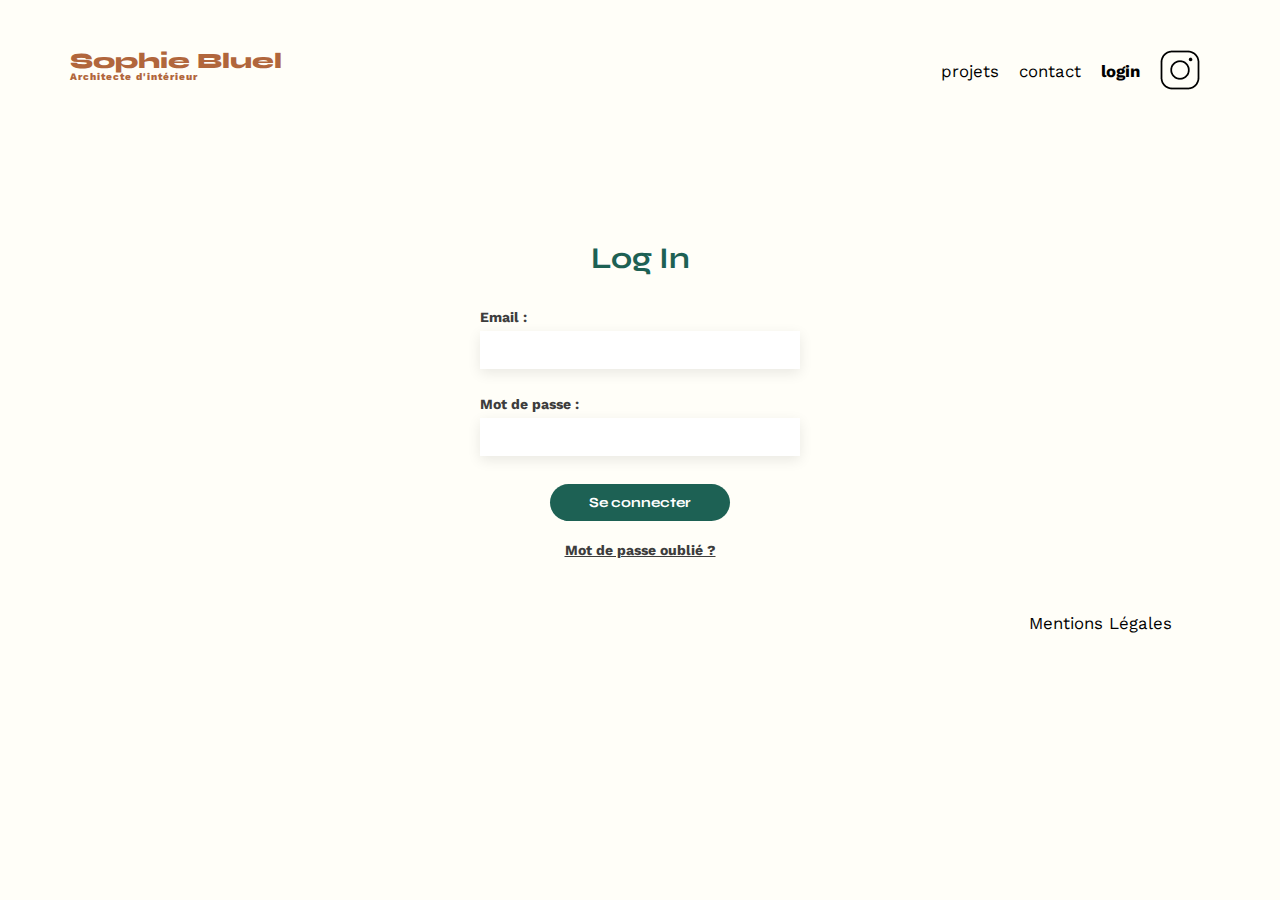
<file: FrontEnd/login.html>
<!DOCTYPE html>
<html lang="fr">
<head>
	<meta charset="UTF-8">
	<title>Sophie Bluel - Architecte d'intérieur - Login</title>
	<meta name="viewport" content="width=device-width, initial-scale=1.0">
	<link rel="preconnect" href="https://fonts.googleapis.com">
	<link rel="preconnect" href="https://fonts.gstatic.com" crossorigin>
	<link href="https://fonts.googleapis.com/css2?family=Syne:wght@700;800&family=Work+Sans&display=swap" rel="stylesheet">
	<meta name="description" content="">
	<link rel="stylesheet" href="./assets/style.css">
	<link rel="stylesheet" href="./assets/login.css">
</head>
<body>
<header>
	<h1>Sophie Bluel <span>Architecte d'intérieur</span></h1>
	<nav>
		<ul>
			<li>projets</li>
			<li>contact</li>
			<li>login</li>
			<li><img src="./assets/icons/instagram.png" alt="Instagram"></li>
		</ul>
	</nav>
</header>
<main>
	<section id="log-in">
		<h2>Log In</h2>
		<form action="index.html" method="post" id="myForm">
			<label for="email">Email :</label>
			<input type="email" id="email" name="email" required><br><br>
			<label for="password">Mot de passe :</label>
			<input type="password" id="password" name="password" required><br><br>
			<input type="submit" value="Se connecter">
			<br> 
			<a href="#">Mot de passe oublié ?</a>
		</form>
	</section>
	
</main>

<footer>
	<nav>
		<ul>
			<li>Mentions Légales</li>
		</ul>
	</nav>
</footer>
<script type="module" src="login.js"></script>
</body>
</html>
</file>
<file: FrontEnd/assets/login.css>
nav ul li:nth-child(3) {
    font-weight: bold;
}
#log-in {
	display: flex;
	flex-direction: column;
	align-items: center;
}
h2 {
	text-align: center;
	margin-top: 100px;
	margin-bottom: 37px;
}
label {
    font-size: 14px;
    color: #3D3D3D;
    display: block;
    padding-bottom: 7px;
    font-weight: bold;
}
input[type="email"],
input[type="password"] {
	padding: 10px;
	width: 300px;
    border: none;
    box-shadow: 0px 4px 14px rgba(0, 0, 0, 0.09);
	font-size: 16px;
    display: flex;
	flex-direction: column;
	justify-content: center;
	align-items: center;
    margin:0;
}

input[type="submit"] {
	background: #1D6154;
    border-radius: 60px;
	color: white;
	padding: 10px 0 10px 0 ;
	border: none;
	font-size: 14px;
	cursor: pointer;
    display: block;
    margin: 0 auto;
	font-family: 'Syne';
	font-weight: 700;
	width: 180px;
}

a {
	color: #3D3D3D;
	text-decoration: none;
	font-size: 14px;
    text-decoration-line: underline;
    display: block;
    text-align: center;
    margin: 8px auto;
    font-weight: bold;
}
</file>
<file: FrontEnd/assets/style.css>
/* http://meyerweb.com/eric/tools/css/reset/
   v2.0 | 20110126
   License: none (public domain)
*/

html, body, div, span, applet, object, iframe,
h1, h2, h3, h4, h5, h6, p, blockquote, pre,
a, abbr, acronym, address, big, cite, code,
del, dfn, em, img, ins, kbd, q, s, samp,
small, strike, strong, sub, sup, tt, var,
b, u, i, center,
dl, dt, dd, ol, ul, li,
fieldset, form, label, legend,
table, caption, tbody, tfoot, thead, tr, th, td,
article, aside, canvas, details, embed,
figure, figcaption, footer, header, hgroup,
menu, nav, output, ruby, section, summary,
time, mark, audio, video {
	margin: 0;
	padding: 0;
	border: 0;
	font-size: 100%;
	font: inherit;
	vertical-align: baseline;
}
/* HTML5 display-role reset for older browsers */
article, aside, details, figcaption, figure,
footer, header, hgroup, menu, nav, section {
	display: block;
}

body {
	line-height: 1;
}

ol, ul {
	list-style: none;
}

blockquote, q {
	quotes: none;
}

blockquote:before, blockquote:after,
q:before, q:after {
	content: '';
	content: none;
}

table {
	border-collapse: collapse;
	border-spacing: 0;
}

a {
	text-decoration: none;
	color: black;
}

/** end reset css**/
body {
	max-width: 1140px;
	margin:auto;
	font-family: 'Work Sans' ;
	font-size: 14px;
	background-color:#FFFEF8;
}

header {
	display: flex;
	justify-content: space-between;
	margin: 50px 0
}

section {
	margin: 50px 0
}

h1{
	display: flex;
	flex-direction: column;
	font-family: 'Syne';
	font-size: 22px;
	font-weight: 800;
	color: #B1663C
}

h1 > span {
	font-family: 'Work Sans';
	font-size:10px;
	letter-spacing: 0.1em;
}

h2 {
	font-family: 'Syne';
	font-weight: 700;
	font-size: 30px;
	color: #1D6154
}

h3 {
	font-weight: 400;
	font-family: 'Work Sans';
	font-size: 26px;
}

.mode-edition {
    display: none;
    align-items: center;
    justify-content: center;
	position: absolute;
    top: 0;
	left: 0;
    width: 100%;
    height: 59px;
    background-color: black;
    color: white;
    font-family: 'Work Sans';
    font-style: normal;
    font-weight: lighter;
    font-size: 16px;
    gap: 21px;
}

.mode-edition input[type="button"] {
    background: #FFFFFF;
    border-radius: 60px;
    font-family: 'Work Sans';
    font-style: normal;
    font-weight: 500;
    font-size: 14px;
    padding: 11px 23px;
}

nav ul {
	display: flex;
	align-items: center;
	list-style-type: none;

}

nav li {
	padding: 0 10px;
	font-size: 1.2em;
}

li:hover {
	color: #B1663C;
}

nav a:hover {
	color: #B1663C;
}

#introduction {
	display: flex;
	align-items: center;
}

#introduction figure {
	flex: 1
}

#introduction img {
	display: block;
	margin: auto;
	width: 80%;
}

#introduction article {
	flex: 1
}

#introduction h2 {
	margin-bottom: 1em;
}

#introduction p {
	margin-bottom: 0.5em;
}

#introduction i {
	margin-left: 10%;
	margin-top: 13px;
	display: none;
}

#portfolio i {
    font-style: normal;
    font-weight: 400;
    font-size: 14px;
    color: #000000;
}

.portfolio-title {
	display: flex;
	justify-content: center;
	align-items: center;
	gap: 31px;
	
}

i > span {
	font-family: 'Work Sans';
	margin-left: 8px;
}

#portfolio i {
	display: none;
}
.filters {
	display: flex;
	justify-content: center;
	gap: 10px;
	margin-top: 51px;
	margin-bottom: 51px;
}

.filter-btn {
	color: #1D6154;
	border: 1px solid #1D6154;
	background-color: transparent;
	font-family: 'Syne';
	font-weight: 700;
	text-align: center;
	border-radius: 60px;
	padding: 9px;
	font-size: 16px;
	min-width: 100px;
}

.filter-btn:focus {
	color: #ffffff;
	background-color: #1D6154;
}

.modal {
	display: none;
	position: fixed;
	margin: 0;
	top: 0;
	left: 0;
	width: 100%;
	height: 100%;
	background: rgba(0, 0, 0, 0.3);
	justify-content: center;
	align-items: center;
}

.modalContent {
	display: flex;
	flex-direction: column;
	align-items: center;
	justify-content: center;
	position: relative;
	min-width: 630px;
	height: 630px;
	background-color: white;
	border-radius: 10px;
}

.modalContent span  {
	position: absolute;
	top: 32px;
}

.closeModalButton {
	font-size: 12px;
	right: 36px;
}

#returnToMediaListing {
	font-size: 20px;
	font-weight: 300;
	left: 36px;
}

.modal h3 {
	margin-top: 20px;
}

.modalGallery {
	display: grid;
	grid-template-columns: 1fr 1fr 1fr 1fr 1fr;
	margin: 20px 105px 20px 105px;
	grid-column-gap: 9px;
	grid-row-gap: 12px;

}

.modalGallery img {
	width: 100%;
	height: 102px;
	position: relative;
}

.dustbin {
	display: flex;
	align-items: center;
	justify-content: center;
	width: 17px;
	height: 17px;
	position: absolute;
	top: 6px;
	right: 4px;
	background-color: black;
}

.dustbin i {
	color: white;
	font-size: 9px;
}

.modalGalleryBar {
	width: 60%;
	border: 1px solid #B3B3B3;
}

.modalContent input {
	width: 237px;
	height: 36px;
	border: none;
}

#mediaListing p {
	color: #D65353;
	margin-top: -8px;
	font-family: 'Syne';
}

#addPhoto {
	display: none;
}

#postNewPhotoForm {
	display: flex;
	flex-direction: column;
	align-items: center;
	
}

.ajoutPhotoSpace {
	display: flex;
	flex-direction: column;
	justify-content: center;
	align-items: center;
	position: relative;
	background-color: #E8F1F7;
	width: 420px;
	height: 169px;
	margin: 36px 105px 30px 105px;
}

.ajoutPhotoSpace i {
	color: #B9C5CC;
	margin-top: 10px;
	font-size: 60px;
}

.ajoutPhotoSpace input[type="file"] {
	border-radius: 50px;
	background: #CBD6DC;
	color: #306685;
	width: 173px;
	z-index: 2;
	margin-top: 20px;
}

.ajoutPhotoSpace legend {
	display: flex;
	align-items: center;
	justify-content: center;
	border-radius: 50px;
	background: #CBD6DC;
	color: #306685;
	margin-bottom: 7px;
	width: 173px;
	height: 36px;
	margin-top: -45px;
	position: absolute;
	left: 30%;
	font-weight: bold;
	z-index: 1;
}

.ajoutPhotoSpace p {
	font-size: 10px;
	margin-top: -15px;
}

#titreAjoutPhoto {
	box-shadow: 0px 4px 14px rgba(0, 0, 0, 0.09);
	height: 49px;
	width: 420px;
	margin-bottom: 21px;
}

#categorieAjoutPhoto {
	height: 49px;
	width: 420px;
	border: none;
	box-shadow: 0px 4px 14px rgba(0, 0, 0, 0.09);
	margin-bottom: 47px;
	color: #6C6C6C;;
}

#addPhoto label {
	display: block;
	align-self: flex-start;
	margin-bottom: 10px;
	margin-left: 105px;
	color: #3D3D3D;
	font-weight: bold;
}

#addPhoto input[type="submit"] {
	background-color: #A7A7A7;
}

.gallery {
	width: 100%;
	display: grid;
	grid-template-columns: 1fr 1fr 1fr;
	grid-column-gap: 20px;
	grid-row-gap: 20px;
}

.work {
	display: block;
}

.gallery img {
	width: 100%;
}

figure {
	display: block;
	position: relative;
}

#contact {
	width: 50%;
	margin: auto;
}

#contact > * {
	text-align: center;

}

#contact h2{
	margin-bottom: 20px;
}

#contact form {
	text-align: left;
	margin-top:30px;
	display: flex;
	flex-direction: column;
}

#contact input {
	height: 50px;
	font-size: 1.2em;
	border: none;
	box-shadow: 0px 4px 14px rgba(0, 0, 0, 0.09);
}

#contact label {
	margin: 2em 0 1em 0;
}

#contact textarea {
	border: none;
	box-shadow: 0px 4px 14px rgba(0, 0, 0, 0.09);
}

input[type="submit"]{
	font-family: 'Syne';
	font-weight: 700;
	color: white;
	background-color: #1D6154;
	margin : 20px 105px 20px 105px ;
	text-align: center;
	border-radius: 60px;
}

#contact input[type="submit"] {
	width: 180px;
}

footer nav ul {
	display: flex;
	justify-content: flex-end;
	margin: 2em
}
</file>
